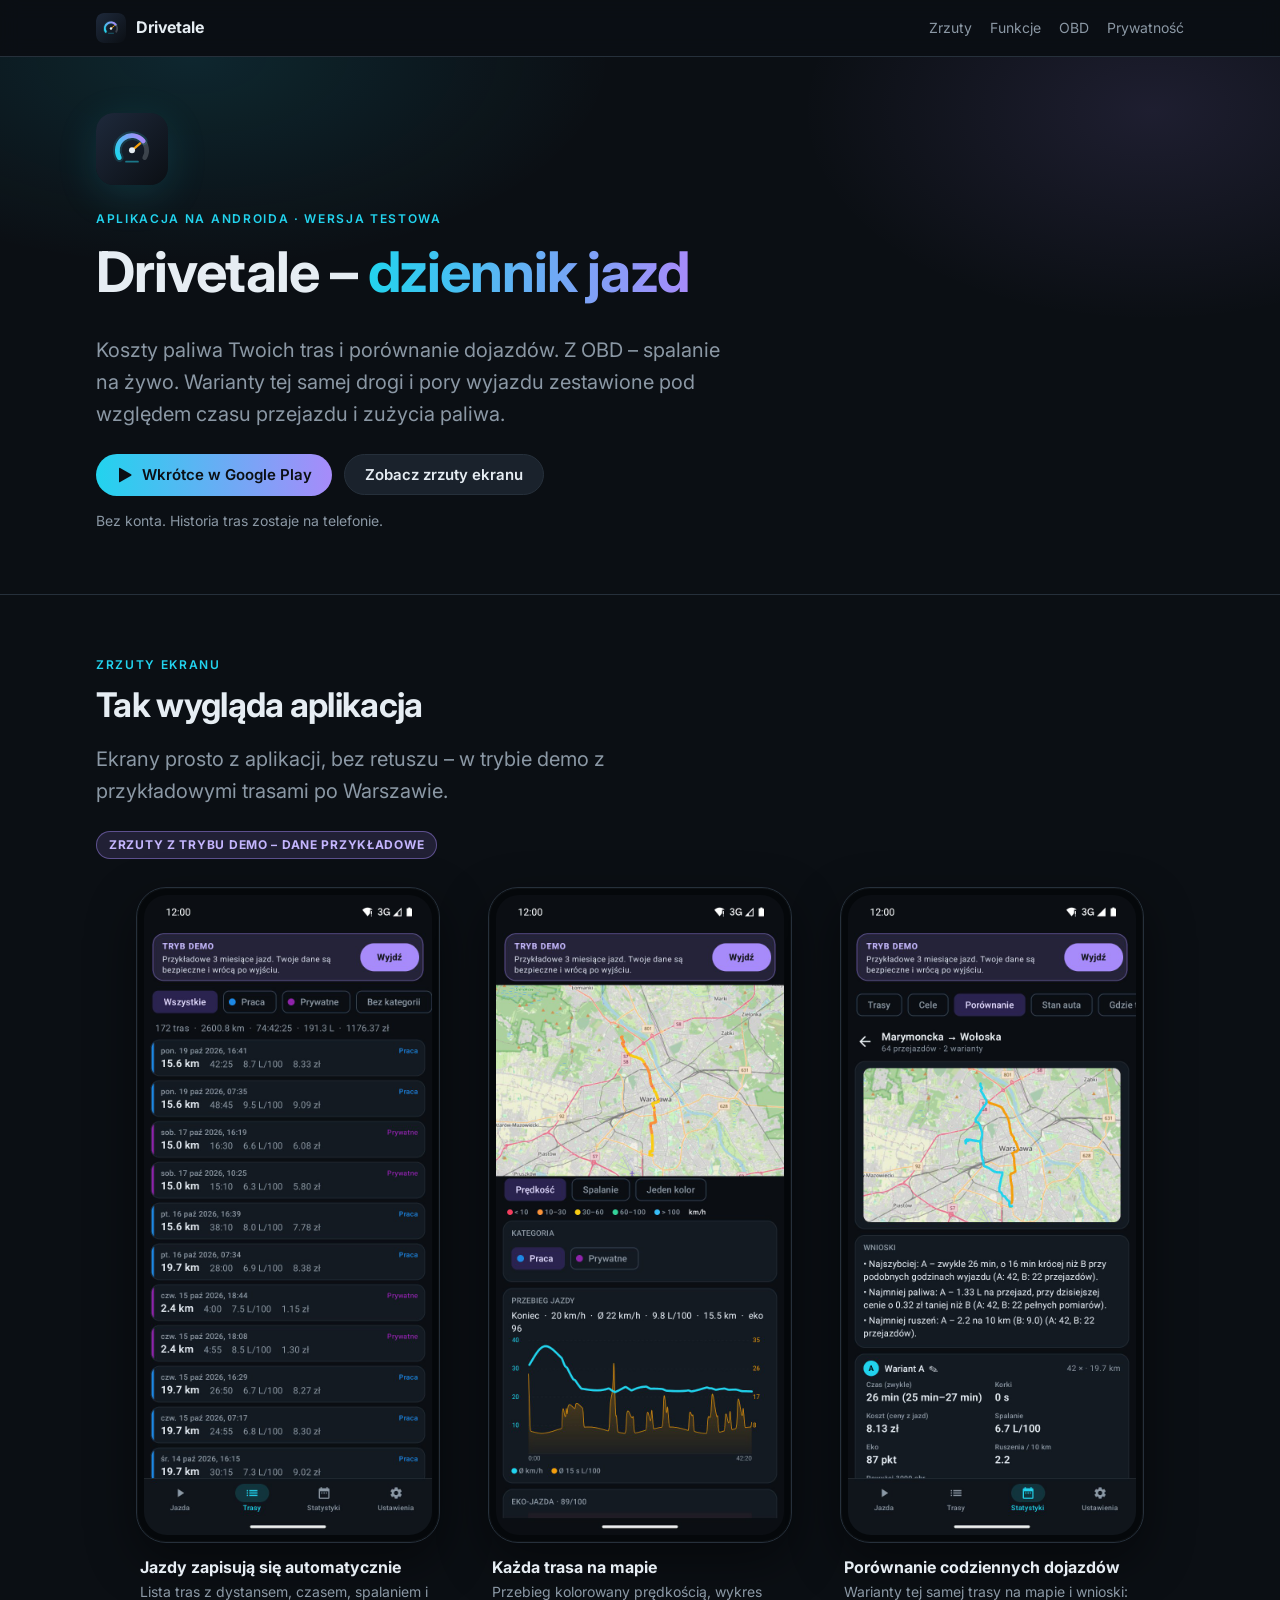
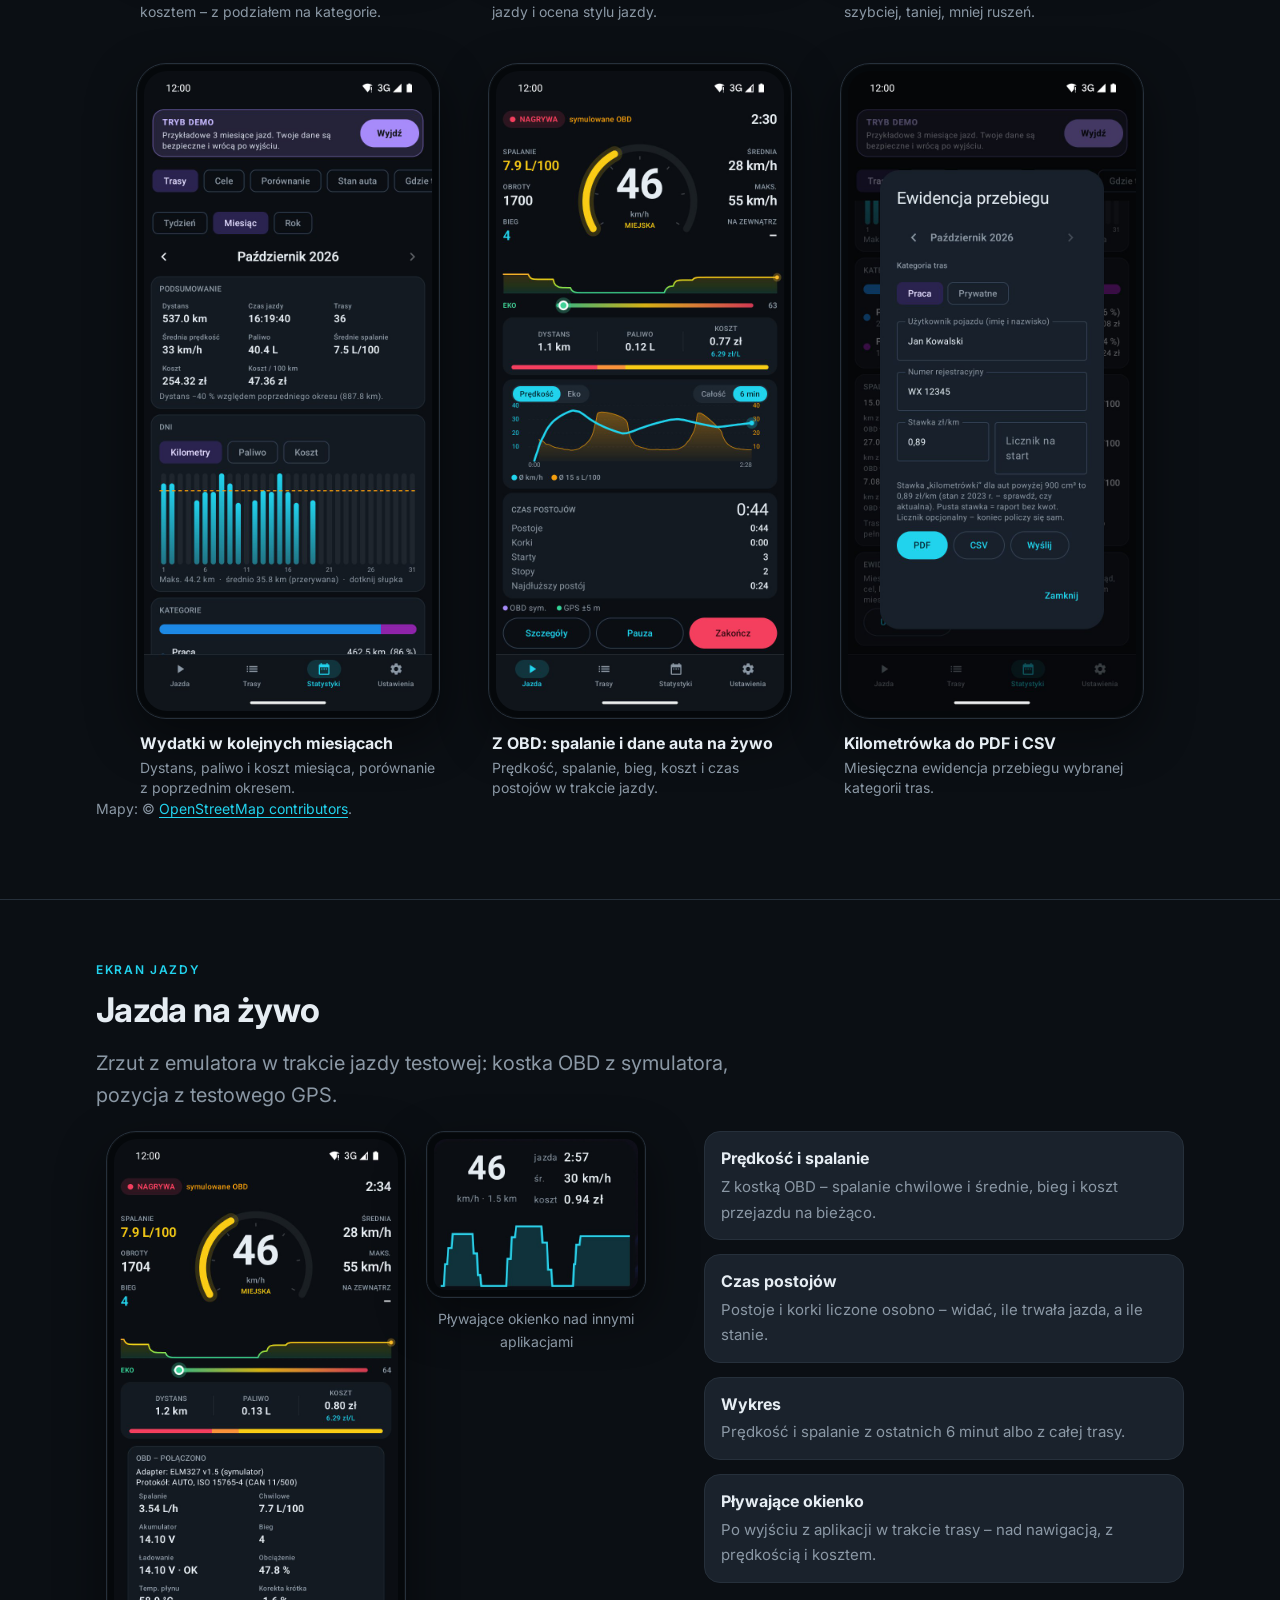
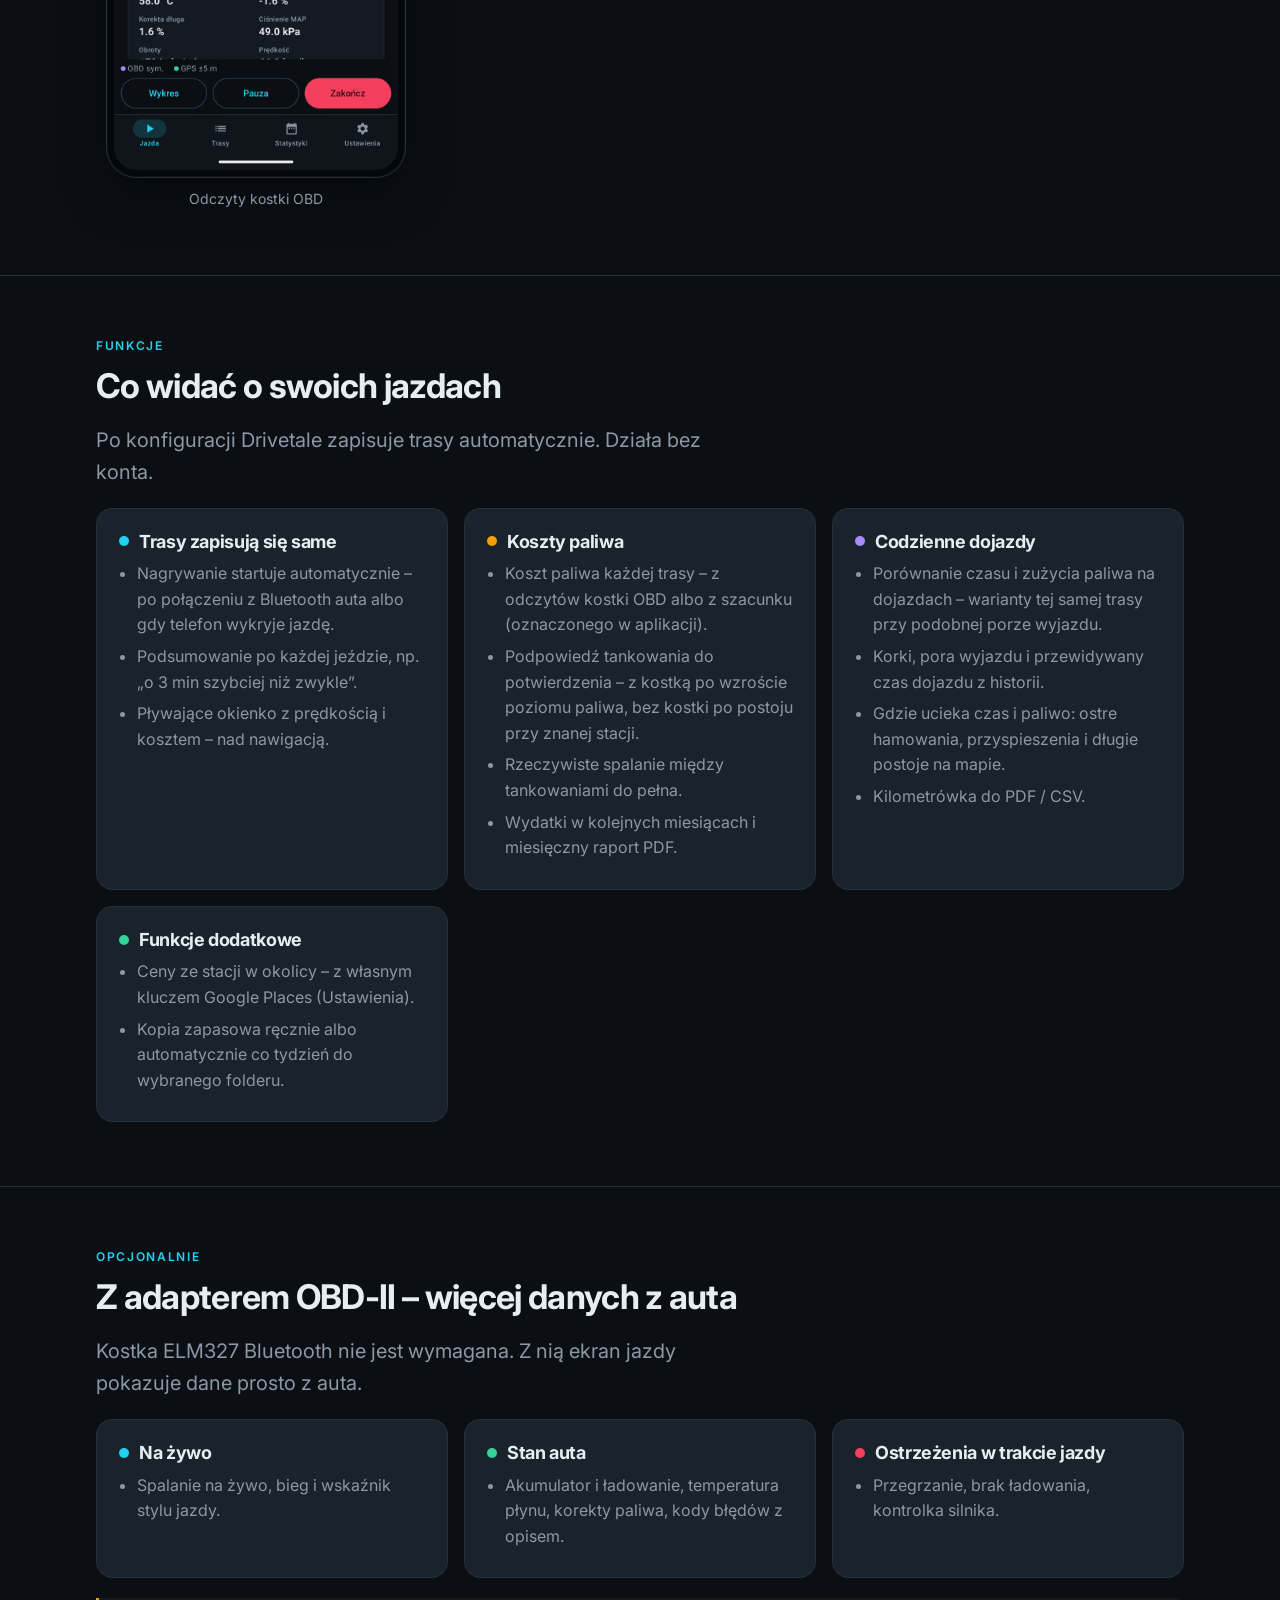
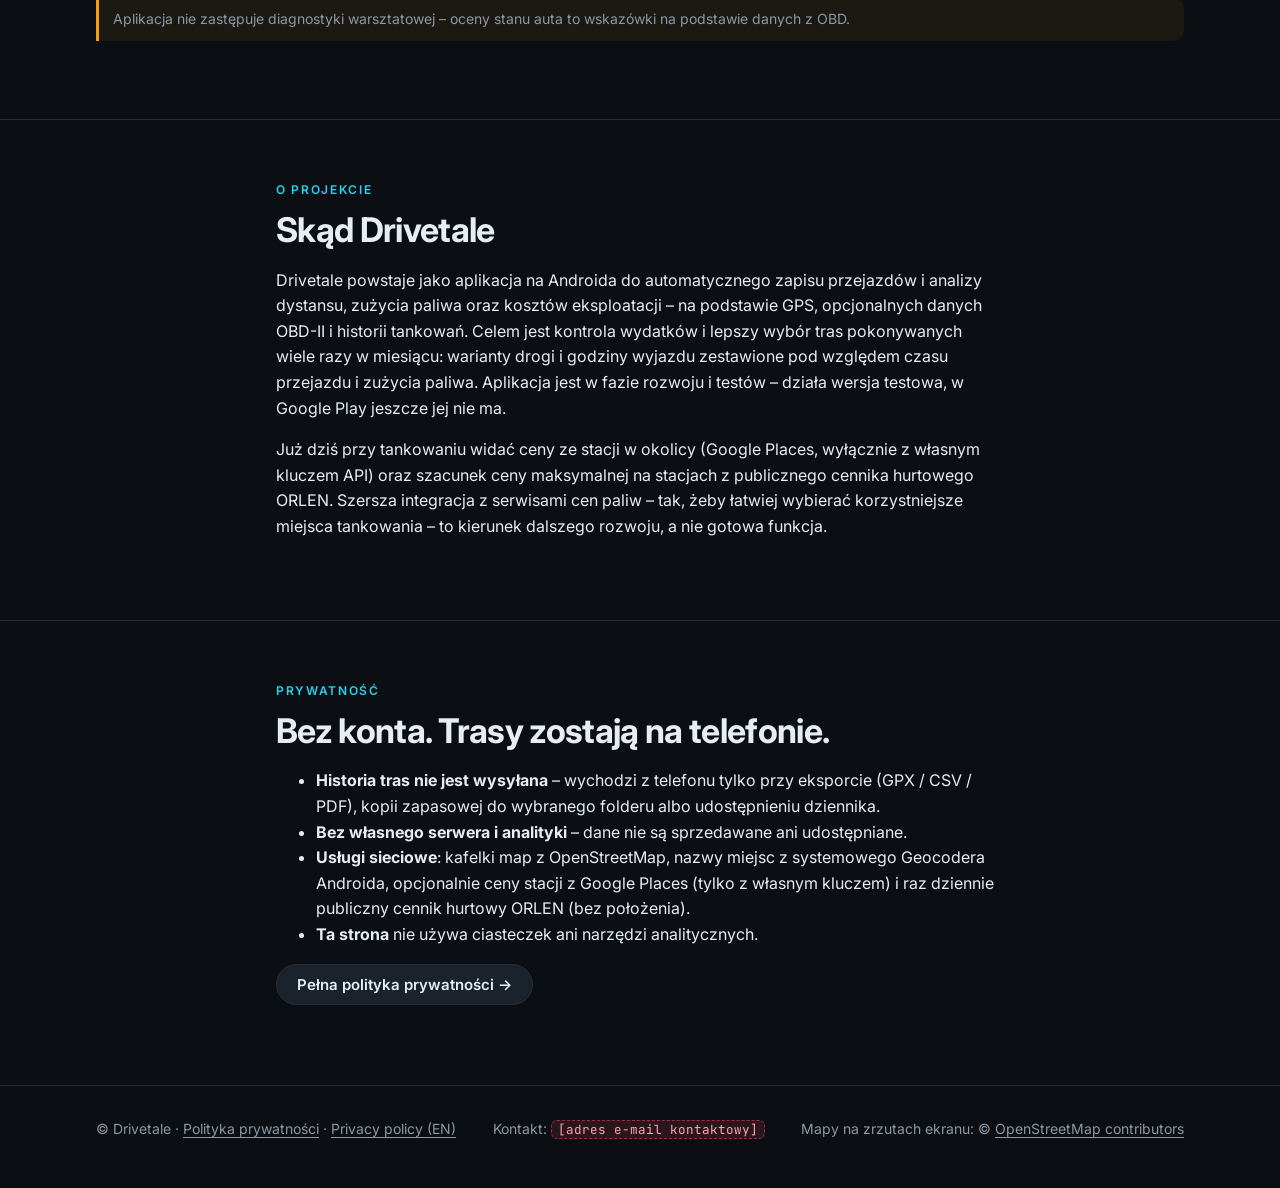
<file: index.html>
<!doctype html>
<html lang="pl">
<head>
  <meta charset="utf-8">
  <meta name="viewport" content="width=device-width, initial-scale=1">
  <title>Drivetale – dziennik jazd</title>
  <meta name="description" content="Drivetale – dziennik jazd na Androida. Koszty paliwa Twoich tras i porównanie dojazdów: warianty drogi i pory wyjazdu pod względem czasu i spalania. Z OBD – spalanie na żywo.">
  <meta name="theme-color" content="#0B0F14">
  <meta property="og:title" content="Drivetale – dziennik jazd">
  <meta property="og:description" content="Koszty paliwa Twoich tras i porównanie dojazdów. Z OBD – spalanie na żywo.">
  <meta property="og:type" content="website">
  <link rel="icon" type="image/svg+xml" href="favicon.svg">
  <link rel="preconnect" href="https://fonts.googleapis.com">
  <link rel="preconnect" href="https://fonts.gstatic.com" crossorigin>
  <link rel="stylesheet" href="https://fonts.googleapis.com/css2?family=Inter:wght@400;600;700;800&family=JetBrains+Mono:wght@500;700&display=swap">
  <link rel="stylesheet" href="assets/style.css">
  <link rel="stylesheet" href="assets/gallery.css">
</head>
<body>
  <header class="topbar">
    <div class="wrap">
      <a class="brand" href="./"><img src="favicon.svg" alt="" width="30" height="30">Drivetale</a>
      <nav class="topnav" aria-label="Sekcje strony">
        <a href="#zrzuty">Zrzuty</a>
        <a href="#funkcje" class="hide-sm">Funkcje</a>
        <a href="#obd" class="hide-sm">OBD</a>
        <a href="#prywatnosc">Prywatność</a>
      </nav>
    </div>
  </header>

  <main>
    <section class="hero">
      <div class="wrap">
        <img class="hero-logo" src="favicon.svg" alt="Ikona Drivetale" width="72" height="72">
        <div class="eyebrow">Aplikacja na Androida · wersja testowa</div>
        <h1>Drivetale – <span class="accent">dziennik jazd</span></h1>
        <p class="lead">Koszty paliwa Twoich tras i porównanie dojazdów. Z OBD – spalanie na żywo.
          Warianty tej samej drogi i pory wyjazdu zestawione pod względem czasu przejazdu i zużycia paliwa.</p>
        <div class="cta-row">
          <a class="btn btn-primary" id="play-cta" role="link" aria-disabled="true">
            <svg width="18" height="18" viewBox="0 0 24 24" aria-hidden="true"><path fill="currentColor" d="M4 3.5v17a1 1 0 0 0 1.5.86l14.6-8.5a1 1 0 0 0 0-1.72L5.5 2.64A1 1 0 0 0 4 3.5z"/></svg>
            <span id="play-cta-label">Wkrótce w Google Play</span>
          </a>
          <a class="btn" href="#zrzuty">Zobacz zrzuty ekranu</a>
        </div>
        <p class="small muted" style="margin-top:14px">Bez konta. Historia tras zostaje na telefonie.</p>
      </div>
    </section>

    <section id="zrzuty">
      <div class="wrap">
        <div class="eyebrow">Zrzuty ekranu</div>
        <h2>Tak wygląda aplikacja</h2>
        <p class="lead">Ekrany prosto z aplikacji, bez retuszu – w trybie demo z przykładowymi trasami po Warszawie.</p>
        <div class="shots-tag">Zrzuty z trybu demo – dane przykładowe</div>
        <ul class="gallery" aria-label="Zrzuty ekranu aplikacji">
          <li>
            <figure><div class="device"><a href="assets/shots/trasy.jpg"><img src="assets/shots/trasy.jpg" alt="Lista tras w aplikacji Drivetale" width="720" height="1600" decoding="async"></a></div>
            <figcaption><b>Jazdy zapisują się automatycznie</b><span>Lista tras z dystansem, czasem, spalaniem i kosztem – z podziałem na kategorie.</span></figcaption></figure>
          </li>
          <li>
            <figure><div class="device"><a href="assets/shots/trasa.jpg"><img src="assets/shots/trasa.jpg" alt="Szczegóły trasy z mapą i wykresem prędkości" width="720" height="1600" decoding="async"></a></div>
            <figcaption><b>Każda trasa na mapie</b><span>Przebieg kolorowany prędkością, wykres jazdy i ocena stylu jazdy.</span></figcaption></figure>
          </li>
          <li>
            <figure><div class="device"><a href="assets/shots/porownanie.jpg"><img src="assets/shots/porownanie.jpg" alt="Porównanie dwóch wariantów dojazdu z mapą i wnioskami" width="720" height="1600" decoding="async"></a></div>
            <figcaption><b>Porównanie codziennych dojazdów</b><span>Warianty tej samej trasy na mapie i wnioski: szybciej, taniej, mniej ruszeń.</span></figcaption></figure>
          </li>
          <li>
            <figure><div class="device"><a href="assets/shots/statystyki.jpg"><img src="assets/shots/statystyki.jpg" alt="Statystyki miesiąca z kosztem i wykresem dni" width="720" height="1600" loading="lazy" decoding="async"></a></div>
            <figcaption><b>Wydatki w kolejnych miesiącach</b><span>Dystans, paliwo i koszt miesiąca, porównanie z poprzednim okresem.</span></figcaption></figure>
          </li>
          <li>
            <figure><div class="device"><a href="assets/shots/jazda.jpg"><img src="assets/shots/jazda.jpg" alt="Ekran jazdy z prędkościomierzem, wykresem i czasem postojów" width="720" height="1600" loading="lazy" decoding="async"></a></div>
            <figcaption><b>Z OBD: spalanie i dane auta na żywo</b><span>Prędkość, spalanie, bieg, koszt i czas postojów w trakcie jazdy.</span></figcaption></figure>
          </li>
          <li>
            <figure><div class="device"><a href="assets/shots/eksport.jpg"><img src="assets/shots/eksport.jpg" alt="Okno ewidencji przebiegu z eksportem do PDF i CSV" width="720" height="1600" loading="lazy" decoding="async"></a></div>
            <figcaption><b>Kilometrówka do PDF i CSV</b><span>Miesięczna ewidencja przebiegu wybranej kategorii tras.</span></figcaption></figure>
          </li>
        </ul>
        <p class="small muted gallery-hint">Przesuń w bok, żeby zobaczyć kolejne ekrany. Dotknięcie otwiera zrzut w pełnym rozmiarze.</p>
        <p class="small muted">Mapy: © <a href="https://www.openstreetmap.org/copyright" rel="noopener">OpenStreetMap contributors</a>.</p>
      </div>
    </section>

    <section id="jazda">
      <div class="wrap">
        <div class="eyebrow">Ekran jazdy</div>
        <h2>Jazda na żywo</h2>
        <p class="lead">Zrzut z emulatora w trakcie jazdy testowej: kostka OBD z symulatora, pozycja z testowego GPS.</p>
        <div class="drive">
          <div class="drive-shots">
            <figure>
              <div class="device"><a href="assets/shots/jazda-obd.jpg"><img src="assets/shots/jazda-obd.jpg" alt="Ekran jazdy z odczytami kostki OBD (symulator)" width="720" height="1600" loading="lazy" decoding="async"></a></div>
              <figcaption>Odczyty kostki OBD</figcaption>
            </figure>
            <figure>
              <div class="device device-pip"><a href="assets/shots/okienko.jpg"><img src="assets/shots/okienko.jpg" alt="Pływające okienko z prędkością, czasem jazdy i kosztem" width="540" height="400" loading="lazy" decoding="async"></a></div>
              <figcaption>Pływające okienko nad innymi aplikacjami</figcaption>
            </figure>
          </div>
          <ul class="drive-points">
            <li><b>Prędkość i spalanie</b><span>Z kostką OBD – spalanie chwilowe i średnie, bieg i koszt przejazdu na bieżąco.</span></li>
            <li><b>Czas postojów</b><span>Postoje i korki liczone osobno – widać, ile trwała jazda, a ile stanie.</span></li>
            <li><b>Wykres</b><span>Prędkość i spalanie z ostatnich 6 minut albo z całej trasy.</span></li>
            <li><b>Pływające okienko</b><span>Po wyjściu z aplikacji w trakcie trasy – nad nawigacją, z prędkością i kosztem.</span></li>
          </ul>
        </div>
      </div>
    </section>

    <section id="funkcje">
      <div class="wrap">
        <div class="eyebrow">Funkcje</div>
        <h2>Co widać o swoich jazdach</h2>
        <p class="lead">Po konfiguracji Drivetale zapisuje trasy automatycznie. Działa bez konta.</p>
        <div class="grid">
          <article class="card">
            <h3><span class="dot" style="background:var(--cyan)"></span>Trasy zapisują się same</h3>
            <ul>
              <li>Nagrywanie startuje automatycznie – po połączeniu z Bluetooth auta albo gdy telefon wykryje jazdę.</li>
              <li>Podsumowanie po każdej jeździe, np. „o 3 min szybciej niż zwykle”.</li>
              <li>Pływające okienko z prędkością i kosztem – nad nawigacją.</li>
            </ul>
          </article>
          <article class="card">
            <h3><span class="dot" style="background:var(--amber)"></span>Koszty paliwa</h3>
            <ul>
              <li>Koszt paliwa każdej trasy – z odczytów kostki OBD albo z szacunku (oznaczonego w aplikacji).</li>
              <li>Podpowiedź tankowania do potwierdzenia – z kostką po wzroście poziomu paliwa, bez kostki po postoju przy znanej stacji.</li>
              <li>Rzeczywiste spalanie między tankowaniami do pełna.</li>
              <li>Wydatki w kolejnych miesiącach i miesięczny raport PDF.</li>
            </ul>
          </article>
          <article class="card">
            <h3><span class="dot" style="background:var(--violet)"></span>Codzienne dojazdy</h3>
            <ul>
              <li>Porównanie czasu i zużycia paliwa na dojazdach – warianty tej samej trasy przy podobnej porze wyjazdu.</li>
              <li>Korki, pora wyjazdu i przewidywany czas dojazdu z historii.</li>
              <li>Gdzie ucieka czas i paliwo: ostre hamowania, przyspieszenia i długie postoje na mapie.</li>
              <li>Kilometrówka do PDF / CSV.</li>
            </ul>
          </article>
          <article class="card">
            <h3><span class="dot" style="background:var(--emerald)"></span>Funkcje dodatkowe</h3>
            <ul>
              <li>Ceny ze stacji w okolicy – z własnym kluczem Google Places (Ustawienia).</li>
              <li>Kopia zapasowa ręcznie albo automatycznie co tydzień do wybranego folderu.</li>
            </ul>
          </article>
        </div>
      </div>
    </section>

    <section id="obd">
      <div class="wrap">
        <div class="eyebrow">Opcjonalnie</div>
        <h2>Z adapterem OBD-II – więcej danych z auta</h2>
        <p class="lead">Kostka ELM327 Bluetooth nie jest wymagana. Z nią ekran jazdy pokazuje dane prosto z auta.</p>
        <div class="grid">
          <article class="card">
            <h3><span class="dot" style="background:var(--cyan)"></span>Na żywo</h3>
            <ul><li>Spalanie na żywo, bieg i wskaźnik stylu jazdy.</li></ul>
          </article>
          <article class="card">
            <h3><span class="dot" style="background:var(--emerald)"></span>Stan auta</h3>
            <ul><li>Akumulator i ładowanie, temperatura płynu, korekty paliwa, kody błędów z opisem.</li></ul>
          </article>
          <article class="card">
            <h3><span class="dot" style="background:var(--rose)"></span>Ostrzeżenia w trakcie jazdy</h3>
            <ul><li>Przegrzanie, brak ładowania, kontrolka silnika.</li></ul>
          </article>
        </div>
        <p class="note" style="margin-top:20px">Aplikacja nie zastępuje diagnostyki warsztatowej – oceny stanu auta to wskazówki na podstawie danych z OBD.</p>
      </div>
    </section>

    <section id="o-projekcie">
      <div class="wrap narrow">
        <div class="eyebrow">O projekcie</div>
        <h2>Skąd Drivetale</h2>
        <p>Drivetale powstaje jako aplikacja na Androida do automatycznego zapisu przejazdów i analizy dystansu,
          zużycia paliwa oraz kosztów eksploatacji – na podstawie GPS, opcjonalnych danych OBD-II i historii tankowań.
          Celem jest kontrola wydatków i lepszy wybór tras pokonywanych wiele razy w miesiącu: warianty drogi
          i godziny wyjazdu zestawione pod względem czasu przejazdu i zużycia paliwa. Aplikacja jest w fazie rozwoju
          i testów – działa wersja testowa, w Google Play jeszcze jej nie ma.</p>
        <p>Już dziś przy tankowaniu widać ceny ze stacji w okolicy (Google Places, wyłącznie z własnym kluczem API)
          oraz szacunek ceny maksymalnej na stacjach z publicznego cennika hurtowego ORLEN. Szersza integracja
          z serwisami cen paliw – tak, żeby łatwiej wybierać korzystniejsze miejsca tankowania – to kierunek
          dalszego rozwoju, a nie gotowa funkcja.</p>
      </div>
    </section>

    <section id="prywatnosc">
      <div class="wrap narrow">
        <div class="eyebrow">Prywatność</div>
        <h2>Bez konta. Trasy zostają na telefonie.</h2>
        <ul class="privacy-list">
          <li><b>Historia tras nie jest wysyłana</b> – wychodzi z telefonu tylko przy eksporcie (GPX / CSV / PDF), kopii zapasowej do wybranego folderu albo udostępnieniu dziennika.</li>
          <li><b>Bez własnego serwera i analityki</b> – dane nie są sprzedawane ani udostępniane.</li>
          <li><b>Usługi sieciowe</b>: kafelki map z OpenStreetMap, nazwy miejsc z systemowego Geocodera Androida, opcjonalnie ceny stacji z Google Places (tylko z własnym kluczem) i raz dziennie publiczny cennik hurtowy ORLEN (bez położenia).</li>
          <li><b>Ta strona</b> nie używa ciasteczek ani narzędzi analitycznych.</li>
        </ul>
        <p><a class="btn" href="polityka-prywatnosci.html">Pełna polityka prywatności →</a></p>
      </div>
    </section>
  </main>

  <footer>
    <div class="wrap">
      <div>© Drivetale · <a href="polityka-prywatnosci.html">Polityka prywatności</a> · <a href="polityka-prywatnosci.html#en">Privacy policy (EN)</a></div>
      <div>Kontakt: <span class="placeholder" title="Do uzupełnienia przed publikacją">[adres e-mail kontaktowy]</span></div>
      <div class="small">Mapy na zrzutach ekranu: © <a href="https://www.openstreetmap.org/copyright" rel="noopener">OpenStreetMap contributors</a></div>
    </div>
  </footer>

  <script src="assets/site.js"></script>
</body>
</html>
</file>
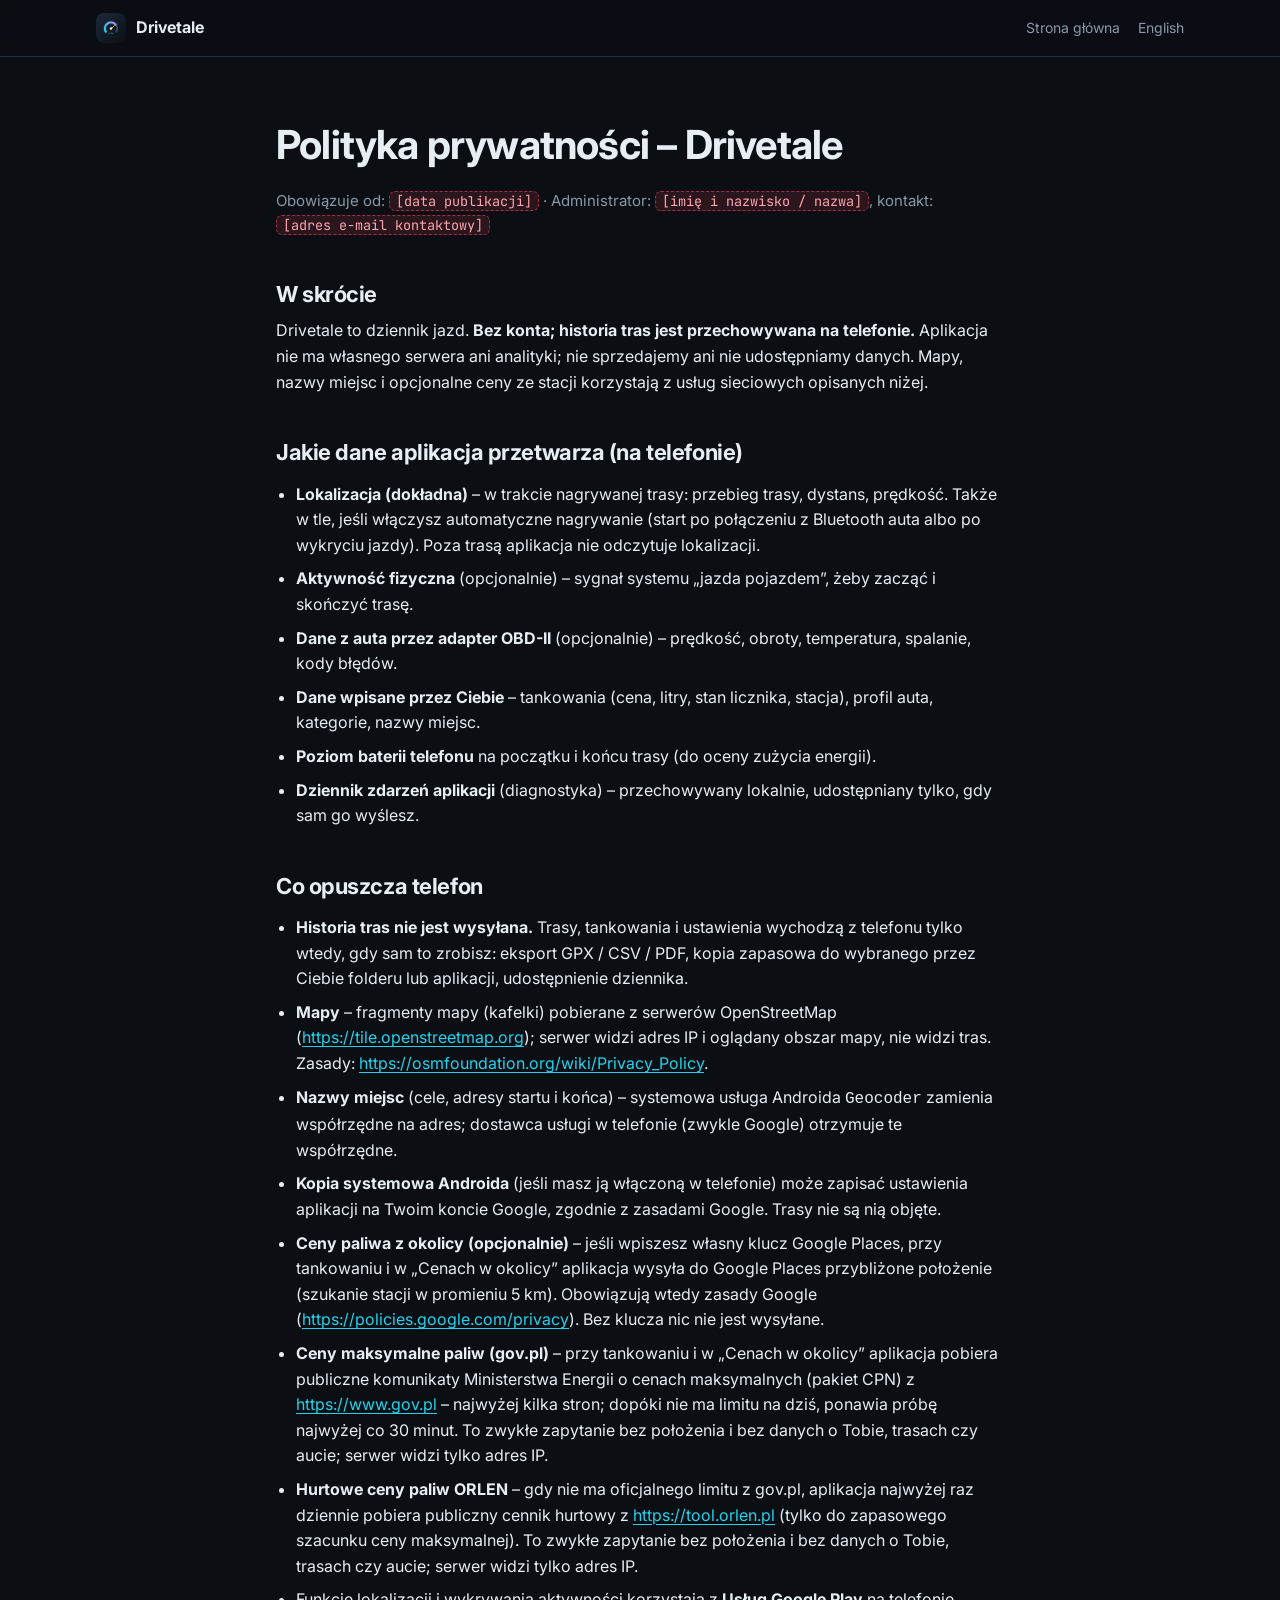
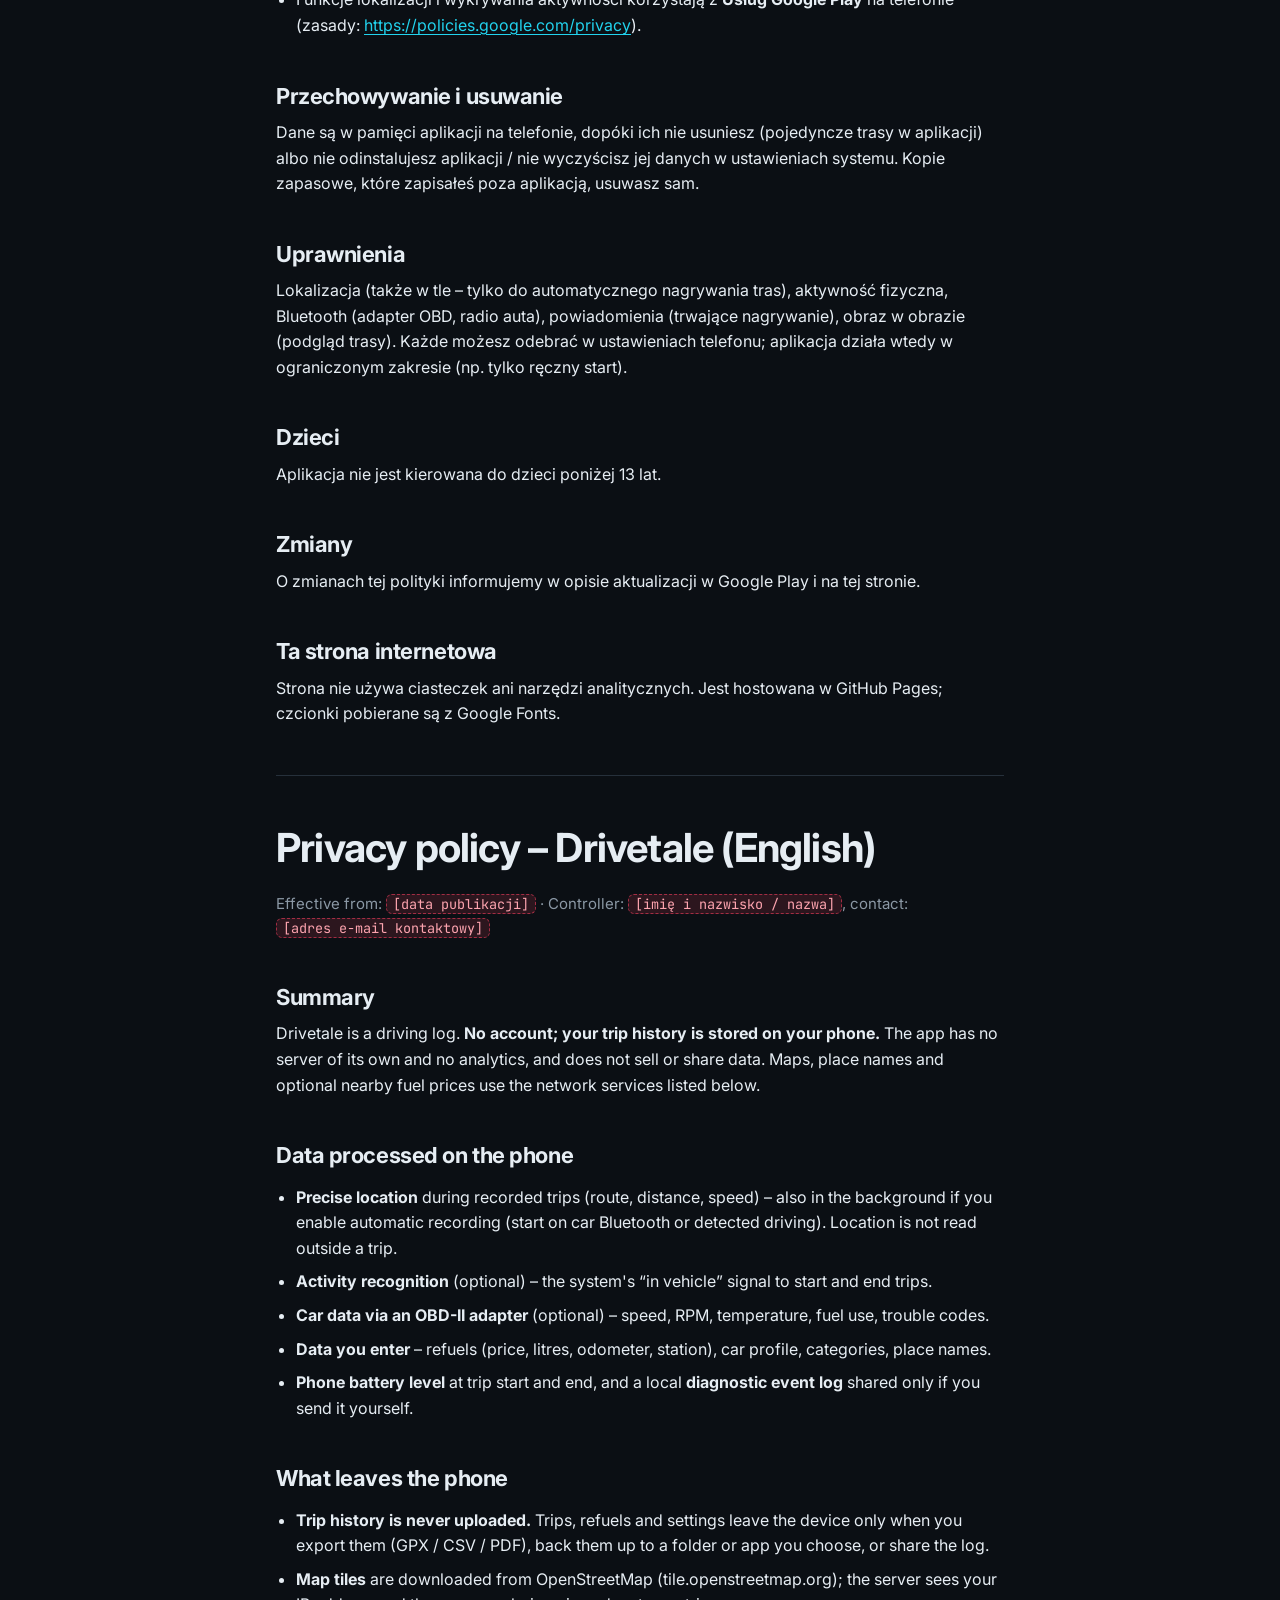
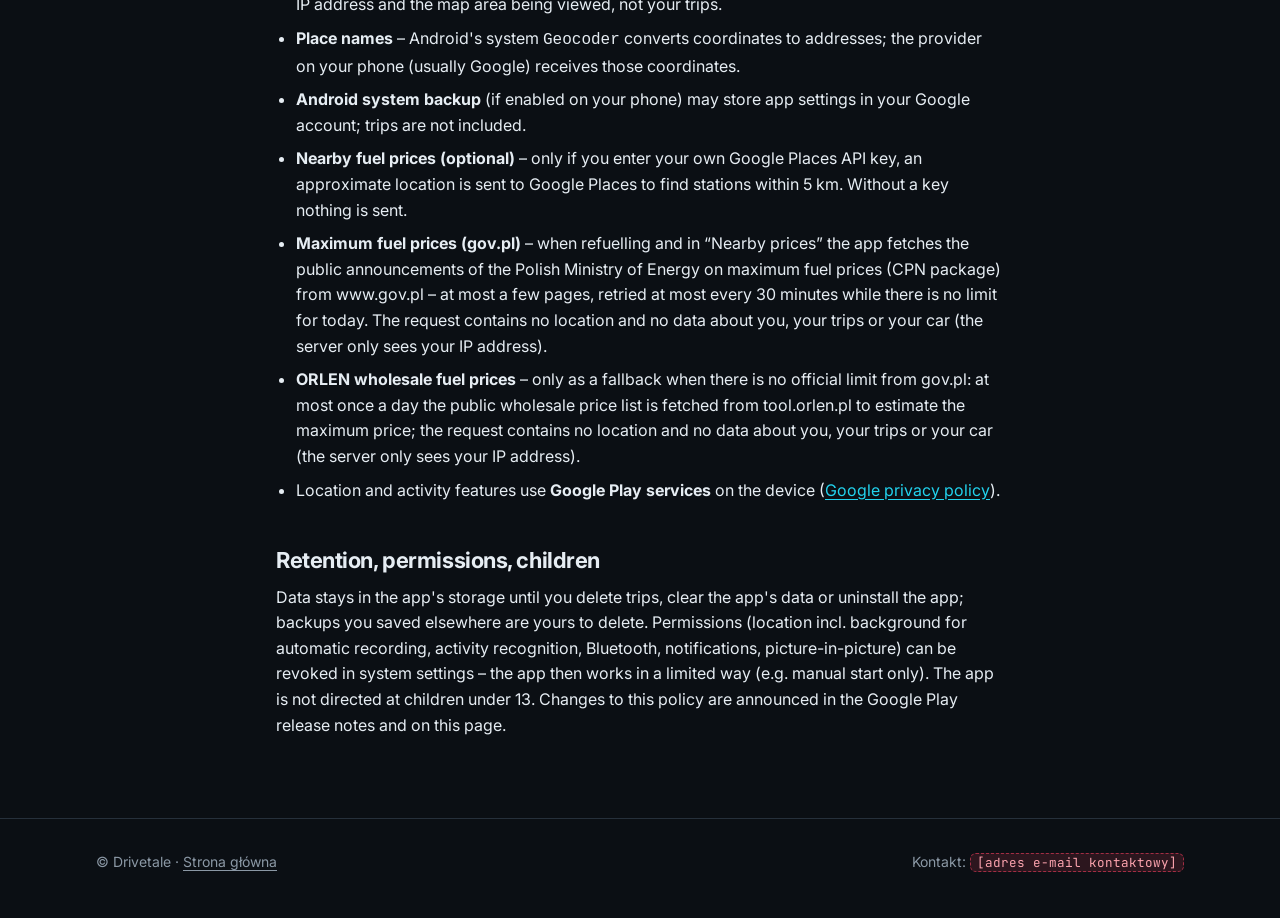
<file: polityka-prywatnosci.html>
<!doctype html>
<html lang="pl">
<head>
  <meta charset="utf-8">
  <meta name="viewport" content="width=device-width, initial-scale=1">
  <title>Polityka prywatności – Drivetale</title>
  <meta name="description" content="Polityka prywatności aplikacji Drivetale – dziennik jazd. Privacy policy (English) below.">
  <meta name="theme-color" content="#0B0F14">
  <link rel="icon" type="image/svg+xml" href="favicon.svg">
  <link rel="preconnect" href="https://fonts.googleapis.com">
  <link rel="preconnect" href="https://fonts.gstatic.com" crossorigin>
  <link rel="stylesheet" href="https://fonts.googleapis.com/css2?family=Inter:wght@400;600;700;800&family=JetBrains+Mono:wght@500;700&display=swap">
  <link rel="stylesheet" href="assets/style.css">
</head>
<body>
  <header class="topbar">
    <div class="wrap">
      <a class="brand" href="./"><img src="favicon.svg" alt="" width="30" height="30">Drivetale</a>
      <nav class="topnav" aria-label="Nawigacja">
        <a href="./">Strona główna</a>
        <a href="#en" lang="en">English</a>
      </nav>
    </div>
  </header>

  <main>
    <section>
      <article class="wrap narrow doc">
        <h1>Polityka prywatności – Drivetale</h1>
        <p class="meta">Obowiązuje od: <span class="placeholder" title="Do uzupełnienia przed publikacją">[data publikacji]</span>
          · Administrator: <span class="placeholder" title="Do uzupełnienia przed publikacją">[imię i nazwisko / nazwa]</span>,
          kontakt: <span class="placeholder" title="Do uzupełnienia przed publikacją">[adres e-mail kontaktowy]</span></p>

        <h2>W skrócie</h2>
        <p>Drivetale to dziennik jazd. <strong>Bez konta; historia tras jest przechowywana na telefonie.</strong> Aplikacja
          nie ma własnego serwera ani analityki; nie sprzedajemy ani nie udostępniamy danych. Mapy, nazwy miejsc i opcjonalne
          ceny ze stacji korzystają z usług sieciowych opisanych niżej.</p>

        <h2>Jakie dane aplikacja przetwarza (na telefonie)</h2>
        <ul>
          <li><strong>Lokalizacja (dokładna)</strong> – w trakcie nagrywanej trasy: przebieg trasy, dystans, prędkość. Także w tle,
            jeśli włączysz automatyczne nagrywanie (start po połączeniu z Bluetooth auta albo po wykryciu jazdy). Poza trasą
            aplikacja nie odczytuje lokalizacji.</li>
          <li><strong>Aktywność fizyczna</strong> (opcjonalnie) – sygnał systemu „jazda pojazdem”, żeby zacząć i skończyć trasę.</li>
          <li><strong>Dane z auta przez adapter OBD-II</strong> (opcjonalnie) – prędkość, obroty, temperatura, spalanie, kody błędów.</li>
          <li><strong>Dane wpisane przez Ciebie</strong> – tankowania (cena, litry, stan licznika, stacja), profil auta, kategorie, nazwy miejsc.</li>
          <li><strong>Poziom baterii telefonu</strong> na początku i końcu trasy (do oceny zużycia energii).</li>
          <li><strong>Dziennik zdarzeń aplikacji</strong> (diagnostyka) – przechowywany lokalnie, udostępniany tylko, gdy sam go wyślesz.</li>
        </ul>

        <h2>Co opuszcza telefon</h2>
        <ul>
          <li><strong>Historia tras nie jest wysyłana.</strong> Trasy, tankowania i ustawienia wychodzą z telefonu tylko wtedy,
            gdy sam to zrobisz: eksport GPX / CSV / PDF, kopia zapasowa do wybranego przez Ciebie folderu lub aplikacji,
            udostępnienie dziennika.</li>
          <li><strong>Mapy</strong> – fragmenty mapy (kafelki) pobierane z serwerów OpenStreetMap
            (<a href="https://tile.openstreetmap.org" rel="noopener">https://tile.openstreetmap.org</a>); serwer widzi adres IP
            i oglądany obszar mapy, nie widzi tras. Zasady:
            <a href="https://osmfoundation.org/wiki/Privacy_Policy" rel="noopener">https://osmfoundation.org/wiki/Privacy_Policy</a>.</li>
          <li><strong>Nazwy miejsc</strong> (cele, adresy startu i końca) – systemowa usługa Androida <code>Geocoder</code> zamienia
            współrzędne na adres; dostawca usługi w telefonie (zwykle Google) otrzymuje te współrzędne.</li>
          <li><strong>Kopia systemowa Androida</strong> (jeśli masz ją włączoną w telefonie) może zapisać ustawienia aplikacji
            na Twoim koncie Google, zgodnie z zasadami Google. Trasy nie są nią objęte.</li>
          <li><strong>Ceny paliwa z okolicy (opcjonalnie)</strong> – jeśli wpiszesz własny klucz Google Places, przy tankowaniu
            i w „Cenach w okolicy” aplikacja wysyła do Google Places przybliżone położenie (szukanie stacji w promieniu 5 km).
            Obowiązują wtedy zasady Google
            (<a href="https://policies.google.com/privacy" rel="noopener">https://policies.google.com/privacy</a>).
            Bez klucza nic nie jest wysyłane.</li>
          <li><strong>Ceny maksymalne paliw (gov.pl)</strong> – przy tankowaniu i w „Cenach w okolicy” aplikacja pobiera publiczne
            komunikaty Ministerstwa Energii o cenach maksymalnych (pakiet CPN) z
            <a href="https://www.gov.pl" rel="noopener">https://www.gov.pl</a> – najwyżej kilka stron; dopóki nie ma limitu
            na dziś, ponawia próbę najwyżej co 30 minut. To zwykłe zapytanie bez położenia i bez danych o Tobie, trasach
            czy aucie; serwer widzi tylko adres IP.</li>
          <li><strong>Hurtowe ceny paliw ORLEN</strong> – gdy nie ma oficjalnego limitu z gov.pl, aplikacja najwyżej raz dziennie
            pobiera publiczny cennik hurtowy z <a href="https://tool.orlen.pl" rel="noopener">https://tool.orlen.pl</a>
            (tylko do zapasowego szacunku ceny maksymalnej). To zwykłe zapytanie bez położenia i bez danych o Tobie, trasach
            czy aucie; serwer widzi tylko adres IP.</li>
          <li>Funkcje lokalizacji i wykrywania aktywności korzystają z <strong>Usług Google Play</strong> na telefonie
            (zasady: <a href="https://policies.google.com/privacy" rel="noopener">https://policies.google.com/privacy</a>).</li>
        </ul>

        <h2>Przechowywanie i usuwanie</h2>
        <p>Dane są w pamięci aplikacji na telefonie, dopóki ich nie usuniesz (pojedyncze trasy w aplikacji) albo nie
          odinstalujesz aplikacji / nie wyczyścisz jej danych w ustawieniach systemu. Kopie zapasowe, które zapisałeś poza
          aplikacją, usuwasz sam.</p>

        <h2>Uprawnienia</h2>
        <p>Lokalizacja (także w tle – tylko do automatycznego nagrywania tras), aktywność fizyczna, Bluetooth (adapter OBD,
          radio auta), powiadomienia (trwające nagrywanie), obraz w obrazie (podgląd trasy). Każde możesz odebrać
          w ustawieniach telefonu; aplikacja działa wtedy w ograniczonym zakresie (np. tylko ręczny start).</p>

        <h2>Dzieci</h2>
        <p>Aplikacja nie jest kierowana do dzieci poniżej 13 lat.</p>

        <h2>Zmiany</h2>
        <p>O zmianach tej polityki informujemy w opisie aktualizacji w Google Play i na tej stronie.</p>

        <h2>Ta strona internetowa</h2>
        <p>Strona nie używa ciasteczek ani narzędzi analitycznych. Jest hostowana w GitHub Pages; czcionki pobierane są
          z Google Fonts.</p>

        <hr>

        <div id="en" lang="en">
          <h1>Privacy policy – Drivetale (English)</h1>
          <p class="meta">Effective from: <span class="placeholder">[data publikacji]</span>
            · Controller: <span class="placeholder">[imię i nazwisko / nazwa]</span>,
            contact: <span class="placeholder">[adres e-mail kontaktowy]</span></p>

          <h2>Summary</h2>
          <p>Drivetale is a driving log. <strong>No account; your trip history is stored on your phone.</strong> The app has no
            server of its own and no analytics, and does not sell or share data. Maps, place names and optional nearby fuel
            prices use the network services listed below.</p>

          <h2>Data processed on the phone</h2>
          <ul>
            <li><strong>Precise location</strong> during recorded trips (route, distance, speed) – also in the background if you
              enable automatic recording (start on car Bluetooth or detected driving). Location is not read outside a trip.</li>
            <li><strong>Activity recognition</strong> (optional) – the system's “in vehicle” signal to start and end trips.</li>
            <li><strong>Car data via an OBD-II adapter</strong> (optional) – speed, RPM, temperature, fuel use, trouble codes.</li>
            <li><strong>Data you enter</strong> – refuels (price, litres, odometer, station), car profile, categories, place names.</li>
            <li><strong>Phone battery level</strong> at trip start and end, and a local <strong>diagnostic event log</strong>
              shared only if you send it yourself.</li>
          </ul>

          <h2>What leaves the phone</h2>
          <ul>
            <li><strong>Trip history is never uploaded.</strong> Trips, refuels and settings leave the device only when you export
              them (GPX / CSV / PDF), back them up to a folder or app you choose, or share the log.</li>
            <li><strong>Map tiles</strong> are downloaded from OpenStreetMap (tile.openstreetmap.org); the server sees your IP
              address and the map area being viewed, not your trips.</li>
            <li><strong>Place names</strong> – Android's system <code>Geocoder</code> converts coordinates to addresses; the
              provider on your phone (usually Google) receives those coordinates.</li>
            <li><strong>Android system backup</strong> (if enabled on your phone) may store app settings in your Google account;
              trips are not included.</li>
            <li><strong>Nearby fuel prices (optional)</strong> – only if you enter your own Google Places API key, an approximate
              location is sent to Google Places to find stations within 5 km. Without a key nothing is sent.</li>
            <li><strong>Maximum fuel prices (gov.pl)</strong> – when refuelling and in “Nearby prices” the app fetches the public
              announcements of the Polish Ministry of Energy on maximum fuel prices (CPN package) from www.gov.pl – at most a few
              pages, retried at most every 30 minutes while there is no limit for today. The request contains no location and no
              data about you, your trips or your car (the server only sees your IP address).</li>
            <li><strong>ORLEN wholesale fuel prices</strong> – only as a fallback when there is no official limit from gov.pl: at
              most once a day the public wholesale price list is fetched from tool.orlen.pl to estimate the maximum price; the
              request contains no location and no data about you, your trips or your car (the server only sees your IP address).</li>
            <li>Location and activity features use <strong>Google Play services</strong> on the device
              (<a href="https://policies.google.com/privacy" rel="noopener">Google privacy policy</a>).</li>
          </ul>

          <h2>Retention, permissions, children</h2>
          <p>Data stays in the app's storage until you delete trips, clear the app's data or uninstall the app; backups you
            saved elsewhere are yours to delete. Permissions (location incl. background for automatic recording, activity
            recognition, Bluetooth, notifications, picture-in-picture) can be revoked in system settings – the app then works
            in a limited way (e.g. manual start only). The app is not directed at children under 13. Changes to this policy
            are announced in the Google Play release notes and on this page.</p>
        </div>
      </article>
    </section>
  </main>

  <footer>
    <div class="wrap">
      <div>© Drivetale · <a href="./">Strona główna</a></div>
      <div>Kontakt: <span class="placeholder" title="Do uzupełnienia przed publikacją">[adres e-mail kontaktowy]</span></div>
    </div>
  </footer>
</body>
</html>
</file>
<file: assets/style.css>
/* Drivetale – wspólne style strony (kolory jak w ciemnym motywie aplikacji) */
:root {
  color-scheme: dark;
  --bg: #0B0F14;
  --bg-2: #10161D;
  --surface: #1A222C;
  --line: #26303B;
  --text: #E6EDF3;
  --muted: #8B98A5;
  --cyan: #22D3EE;
  --violet: #A78BFA;
  --amber: #F59E0B;
  --emerald: #34D399;
  --rose: #F43F5E;
  --radius: 16px;
  --gutter: 16px;
  --font: "Inter", system-ui, -apple-system, "Segoe UI", Roboto, sans-serif;
  --mono: "JetBrains Mono", ui-monospace, "SFMono-Regular", Menlo, monospace;
}

*, *::before, *::after { box-sizing: border-box; }
html { -webkit-text-size-adjust: 100%; scroll-behavior: smooth; }
@media (prefers-reduced-motion: reduce) { html { scroll-behavior: auto; } }
body {
  margin: 0;
  background: var(--bg);
  color: var(--text);
  font: 16px/1.6 var(--font);
  overflow-x: hidden;
}
img, svg, canvas { max-width: 100%; }
a { color: var(--cyan); text-underline-offset: 3px; }
a:hover { color: #67E8F9; }
:focus-visible { outline: 2px solid var(--cyan); outline-offset: 2px; border-radius: 4px; }

.wrap { width: 100%; max-width: 1120px; margin: 0 auto; padding: 0 var(--gutter); }
.narrow { max-width: 760px; }

/* Nagłówek */
.topbar {
  position: sticky; top: 0; z-index: 10;
  background: rgba(11, 15, 20, .85);
  backdrop-filter: blur(10px); -webkit-backdrop-filter: blur(10px);
  border-bottom: 1px solid var(--line);
}
.topbar .wrap { display: flex; align-items: center; justify-content: space-between; gap: 12px; height: 56px; }
.brand { display: flex; align-items: center; gap: 10px; color: var(--text); text-decoration: none; font-weight: 700; letter-spacing: -.01em; }
.brand img { width: 30px; height: 30px; border-radius: 8px; }
.topnav { display: flex; gap: 18px; font-size: 14px; }
.topnav a { color: var(--muted); text-decoration: none; }
.topnav a:hover { color: var(--text); }
@media (max-width: 640px) { .topnav .hide-sm { display: none; } }

/* Sekcje */
section { padding: 64px 0; }
section + section { border-top: 1px solid var(--line); }
h1, h2, h3 { line-height: 1.2; letter-spacing: -.02em; margin: 0 0 .5em; }
h1 { font-size: clamp(32px, 6vw, 56px); }
h2 { font-size: clamp(24px, 4vw, 34px); }
h3 { font-size: 18px; }
p { margin: 0 0 1em; }
.lead { font-size: clamp(17px, 2.2vw, 20px); color: var(--muted); max-width: 640px; }
.eyebrow { font: 600 12px/1 var(--font); letter-spacing: .14em; text-transform: uppercase; color: var(--cyan); margin-bottom: 14px; }
.muted { color: var(--muted); }
.small { font-size: 14px; }

/* Hero */
.hero { padding: 56px 0 48px; background:
  radial-gradient(600px 300px at 15% 0%, rgba(34, 211, 238, .12), transparent 70%),
  radial-gradient(500px 300px at 90% 10%, rgba(167, 139, 250, .12), transparent 70%); }
.hero h1 .accent { background: linear-gradient(90deg, var(--cyan), var(--violet)); -webkit-background-clip: text; background-clip: text; color: transparent; }
.hero-logo { width: 72px; height: 72px; border-radius: 18px; margin-bottom: 20px; box-shadow: 0 10px 40px rgba(34, 211, 238, .15); }
.cta-row { display: flex; flex-wrap: wrap; gap: 12px; align-items: center; margin-top: 24px; }
.btn {
  display: inline-flex; align-items: center; gap: 8px;
  padding: 12px 20px; border-radius: 999px; border: 1px solid var(--line);
  background: var(--surface); color: var(--text); font: 600 15px/1 var(--font);
  text-decoration: none; cursor: pointer;
}
.btn:hover { border-color: var(--cyan); color: var(--text); }
.btn-primary { background: linear-gradient(90deg, var(--cyan), var(--violet)); color: #0B0F14; border: 0; }
.btn-primary:hover { color: #0B0F14; filter: brightness(1.08); }
.btn[aria-disabled="true"] { cursor: default; }
.badge { display: inline-block; padding: 4px 10px; border-radius: 999px; font-size: 12px; font-weight: 600; background: rgba(245, 158, 11, .14); color: var(--amber); }

/* Karty funkcji */
.grid { display: grid; gap: 16px; grid-template-columns: repeat(auto-fit, minmax(min(100%, 300px), 1fr)); }
.card { background: var(--surface); border: 1px solid var(--line); border-radius: var(--radius); padding: 22px; }
.card h3 { display: flex; align-items: center; gap: 10px; }
.card ul { margin: 0; padding-left: 18px; color: var(--muted); }
.card li { margin: 6px 0; }
.card li strong { color: var(--text); font-weight: 600; }
.dot { width: 10px; height: 10px; border-radius: 50%; flex: none; }
.note { border-left: 3px solid var(--amber); padding: 10px 14px; background: rgba(245, 158, 11, .07); border-radius: 0 10px 10px 0; color: var(--muted); font-size: 14px; }

/* Stopka */
footer { border-top: 1px solid var(--line); padding: 32px 0 48px; color: var(--muted); font-size: 14px; }
footer .wrap { display: flex; flex-wrap: wrap; gap: 12px 28px; justify-content: space-between; }
footer a { color: var(--muted); }
.placeholder { background: rgba(244, 63, 94, .14); color: #FDA4AF; border: 1px dashed rgba(244, 63, 94, .6); border-radius: 6px; padding: 0 6px; font-family: var(--mono); font-size: .9em; white-space: nowrap; }

/* Treść polityki */
.doc h1 { font-size: clamp(28px, 5vw, 40px); }
.doc h2 { font-size: 22px; margin-top: 2em; }
.doc ul { padding-left: 20px; }
.doc li { margin: 8px 0; }
.doc hr { border: 0; border-top: 1px solid var(--line); margin: 48px 0; }
.doc .meta { color: var(--muted); font-size: 15px; }
.doc a { word-break: break-word; }
</file>
<file: assets/gallery.css>
/* Drivetale – prawdziwe zrzuty ekranu aplikacji (tryb demo) w prostej ramce telefonu */

.shots-tag {
  display: inline-block; margin: 4px 0 24px; padding: 6px 12px; border-radius: 999px;
  font: 700 12px/1.2 var(--font); letter-spacing: .06em; text-transform: uppercase;
  color: #C4B5FD; background: rgba(167, 139, 250, .14); border: 1px solid rgba(167, 139, 250, .45);
}

/* Ramka telefonu: ciemna obudowa, zaokrąglony ekran; obraz zachowuje proporcje zrzutu (1080 × 2400) */
.device {
  margin: 0; padding: 7px; border-radius: 30px;
  background: #05080B; border: 1px solid var(--line);
  box-shadow: 0 18px 50px rgba(0, 0, 0, .45), 0 0 0 1px rgba(255, 255, 255, .03) inset;
}
.device img {
  display: block; width: 100%; height: auto; aspect-ratio: 9 / 20;
  border-radius: 23px; background: var(--bg-2);
}
.device a { display: block; border-radius: 23px; }

/* Galeria: przewijana w poziomie (telefon), siatka (szeroki ekran) */
.gallery {
  list-style: none; margin: 0; padding: 4px 2px 18px;
  display: grid; grid-auto-flow: column; grid-auto-columns: min(72vw, 260px); gap: 20px;
  overflow-x: auto; scroll-snap-type: x mandatory; overscroll-behavior-x: contain;
  scrollbar-width: thin; scrollbar-color: var(--line) transparent;
}
.gallery > li { scroll-snap-align: start; display: flex; flex-direction: column; gap: 14px; }
.gallery figcaption { padding: 0 4px; }
.gallery figcaption b { display: block; font-size: 16px; line-height: 1.3; margin-bottom: 4px; }
.gallery figcaption span { display: block; font-size: 14px; line-height: 1.45; color: var(--muted); }
@media (min-width: 1000px) {
  .gallery { grid-auto-flow: row; grid-template-columns: repeat(3, 1fr); overflow: visible; gap: 40px 48px; padding: 4px 40px 0; }
}
.gallery figure, .drive-shots figure { margin: 0; }
.gallery figure { display: flex; flex-direction: column; gap: 14px; }
/* Okienko: wycinek zrzutu w innych proporcjach niż cały ekran */
.device-pip { border-radius: 18px; }
.device-pip img, .device-pip a { aspect-ratio: auto; border-radius: 12px; }
.gallery-hint { margin: 4px 0 0; }
@media (min-width: 1000px) { .gallery-hint { display: none; } }

/* Ekran jazdy: duży zrzut + okienko obok, opis z punktami */
.drive {
  display: grid; gap: 32px; align-items: start;
  grid-template-columns: 1fr;
}
.drive-shots { display: grid; grid-template-columns: minmax(0, 300px) minmax(0, 220px); gap: 20px; align-items: start; justify-content: center; }
.drive-shots figcaption { margin-top: 10px; font-size: 14px; color: var(--muted); text-align: center; }
.drive-points { list-style: none; margin: 0; padding: 0; display: grid; gap: 14px; }
.drive-points li { padding: 14px 16px; border: 1px solid var(--line); border-radius: var(--radius); background: var(--surface); }
.drive-points b { display: block; margin-bottom: 2px; }
.drive-points span { color: var(--muted); font-size: 15px; }
@media (min-width: 900px) {
  .drive { grid-template-columns: minmax(0, 560px) minmax(0, 1fr); gap: 48px; }
}
@media (max-width: 520px) {
  .drive-shots { grid-template-columns: 1fr 0.75fr; gap: 12px; }
  .device { padding: 5px; border-radius: 22px; }
  .device img, .device a { border-radius: 17px; }
}
</file>
